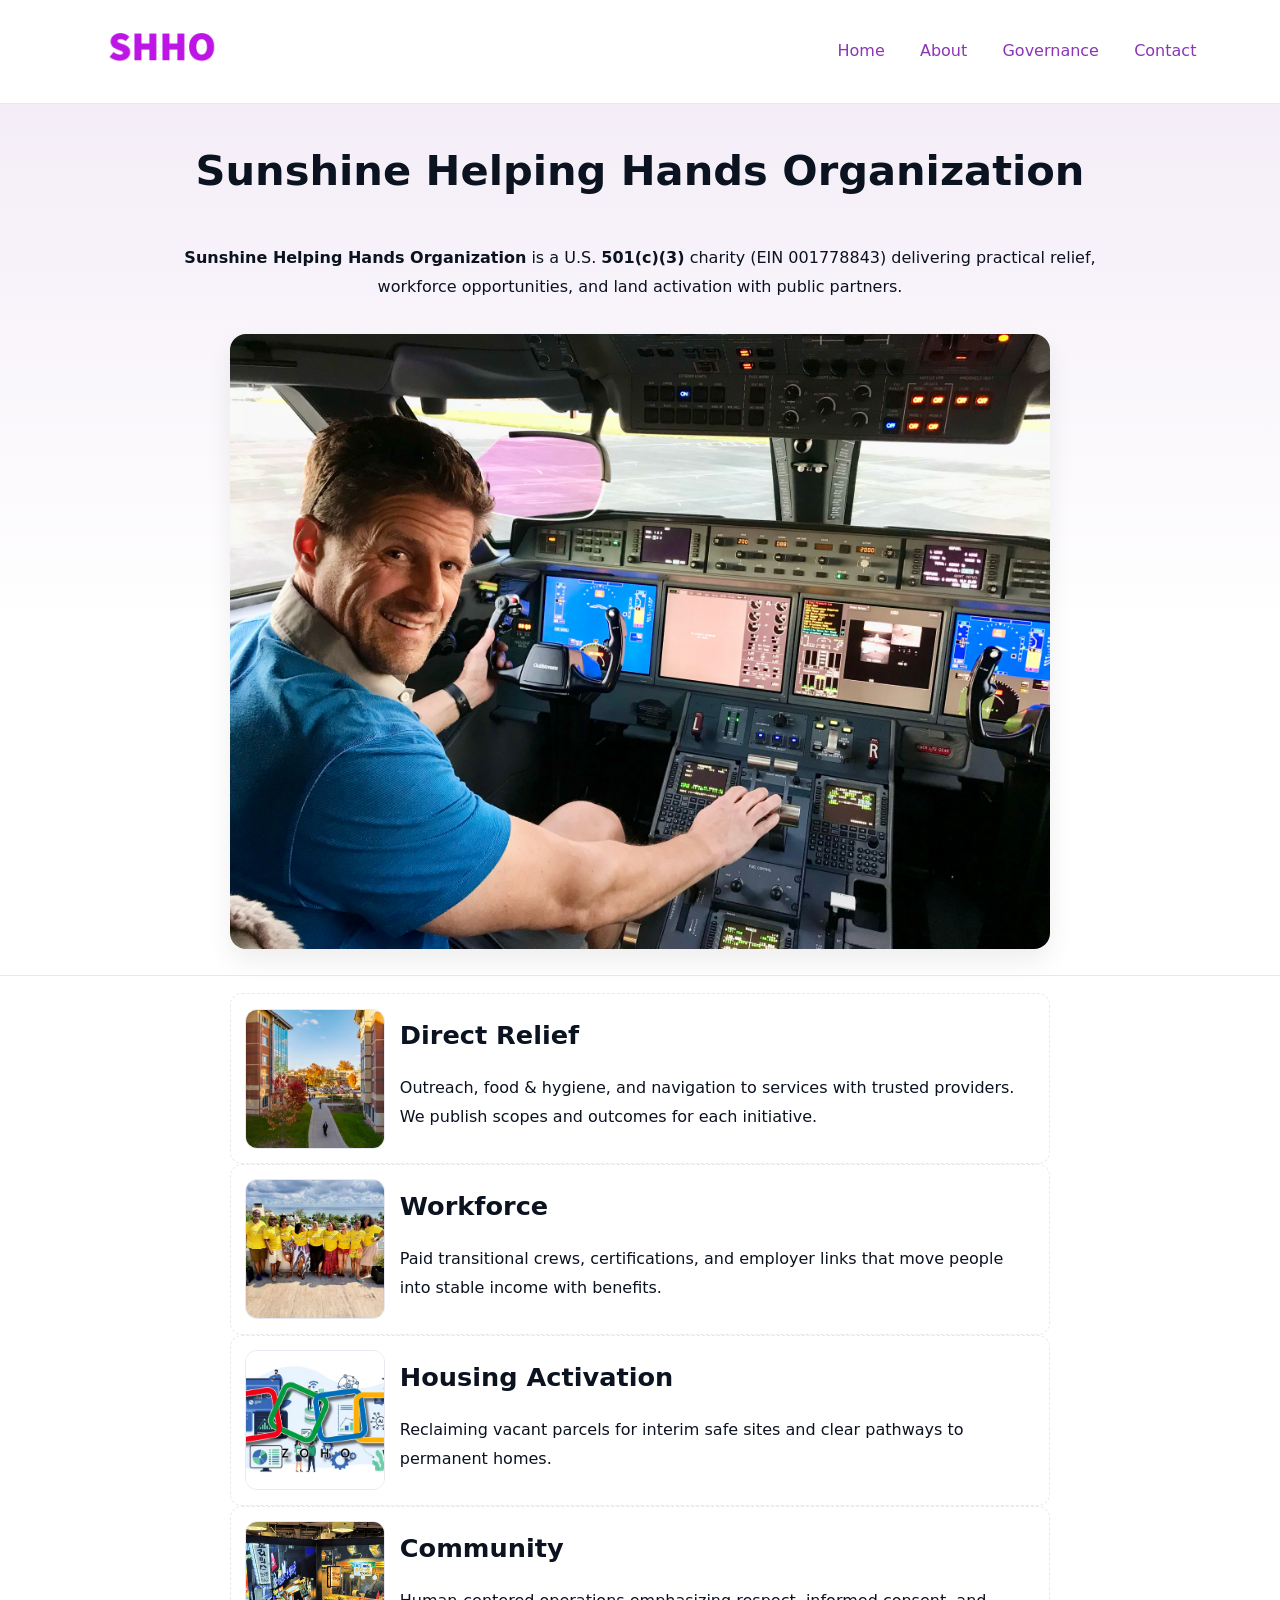
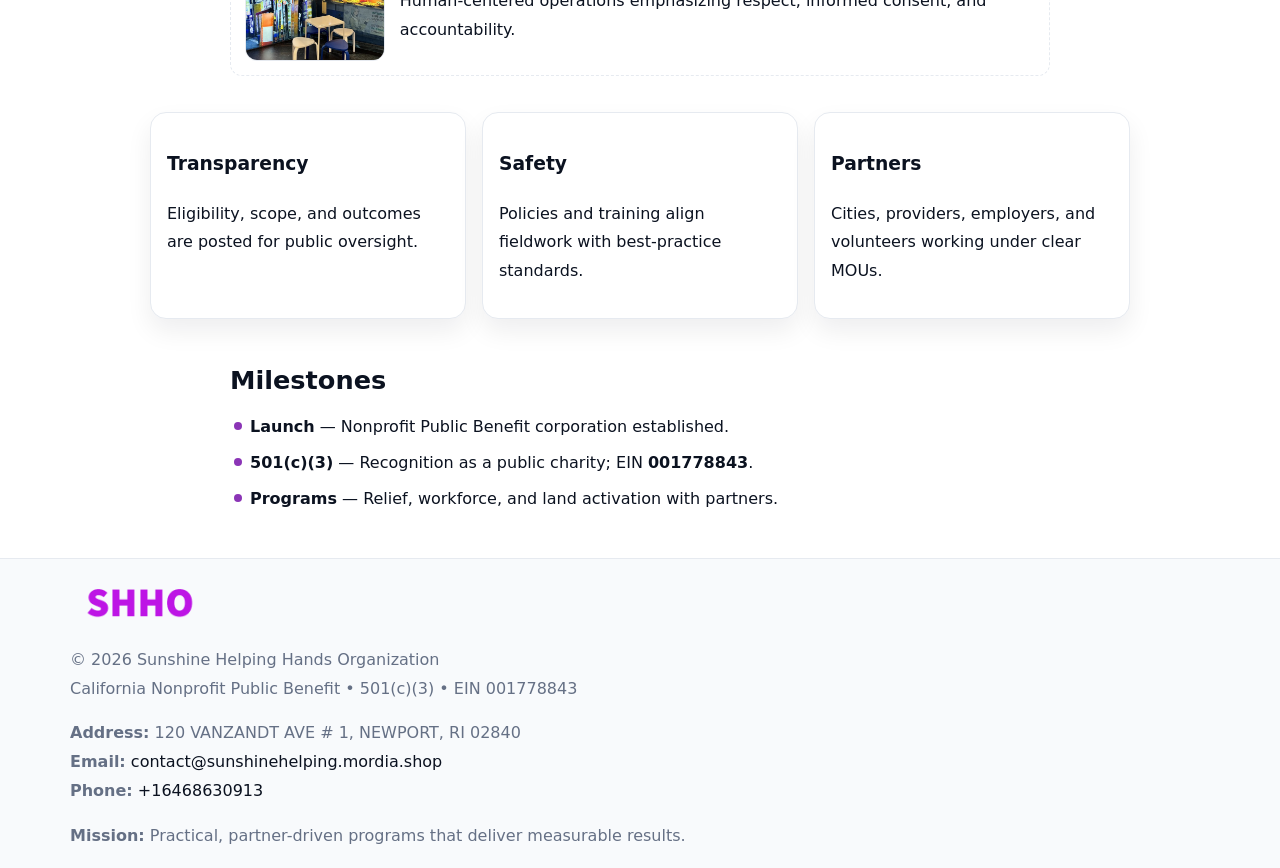
<file: index.html>
<!doctype html><html lang="en"><head>
<meta charset="utf-8"/><meta name="viewport" content="width=device-width,initial-scale=1"/>
<title>Sunshine Helping Hands Organization – Nonprofit • 2025</title>
<link rel="stylesheet" href="assets/styles.css"/><link rel="icon" href="images/logo.png"/>
<meta name="data-ein" content="001778843"/><meta name="data-name" content="Sunshine Helping Hands Organization"/>
<meta name="data-email" content="contact@sunshinehelping.mordia.shop"/><meta name="data-phone" content="+16468630913"/>
<meta name="data-address" content="120 VANZANDT AVE # 1,
NEWPORT, RI 02840"/><meta name="data-map" content="120+VANZANDT+AVE+#+1,+NEWPORT,+RI+02840"/>
  <meta name="description" content="Dedicated to community services, education, and direct relief, Sunshine Helping Hands Organization collaborates with neighbors and partners to deliver practical help and long-term .">
<meta name="facebook-domain-verification" content="wuple6619cjtrn1czx3i21m0st9hvu" />
</head><body>
<div style="position:absolute;left:-9999px;top:-9999px;opacity:0" data-uniq="{{UNIQUE_BLOB}}">
  <span>Dedicated to community services, education, and direct relief, Sunshine Helping Hands Organization collaborates with neighbors and partners to deliver practical help and long-term impact.</span><svg width="12" height="12" viewBox="0 0 12 12" xmlns="http://www.w3.org/2000/svg"><circle cx="6" cy="6" r="5" fill="#9d174d"/></svg><img src="images/education.jpg" width="1" height="1" alt="" loading="lazy"/>
</div>

<header><div class="c6758671320">
  <a href="index.html"><img src="images/logo.png" style="width:140px" alt="Sunshine Helping Hands Organization"></a>
  <nav><a class="active" href="index.html">Home</a><a href="about.html">About</a><a href="governance.html">Governance</a><a href="contact.html">Contact</a></nav>
</div></header>

<section class="cce21a6a320"><div class="cf7061773a3">
  <h1>Sunshine Helping Hands Organization</h1>
  <p class="c99a33b54de"><strong>Sunshine Helping Hands Organization</strong> is a U.S. <strong>501(c)(3)</strong> charity (EIN 001778843) delivering practical relief, workforce opportunities, and land activation with public partners.</p>
  <img src="images/hero.jpg" alt="Community action">
</div></section>

<main class="cf7061773a3">
  <section class="section narrow">
    <div class="feature"><img class="thumb" src="images/relief.jpg" alt=""><div><h2>Direct Relief</h2><p>Outreach, food & hygiene, and navigation to services with trusted providers. We publish scopes and outcomes for each initiative.</p></div></div>
    <div class="feature"><img class="thumb" src="images/jobs.jpg" alt=""><div><h2>Workforce</h2><p>Paid transitional crews, certifications, and employer links that move people into stable income with benefits.</p></div></div>
    <div class="feature"><img class="thumb" src="images/land.jpg" alt=""><div><h2>Housing Activation</h2><p>Reclaiming vacant parcels for interim safe sites and clear pathways to permanent homes.</p></div></div>
    <div class="feature"><img class="thumb" src="images/community.jpg" alt=""><div><h2>Community</h2><p>Human-centered operations emphasizing respect, informed consent, and accountability.</p></div></div>
  </section>

  <section class="section ca03a63aa3d">
    <article class="c92ffbd1e55"><h3>Transparency</h3><p>Eligibility, scope, and outcomes are posted for public oversight.</p></article>
    <article class="c92ffbd1e55"><h3>Safety</h3><p>Policies and training align fieldwork with best-practice standards.</p></article>
    <article class="c92ffbd1e55"><h3>Partners</h3><p>Cities, providers, employers, and volunteers working under clear MOUs.</p></article>
  </section>

  <section class="section narrow">
    <h2>Milestones</h2>
    <ul class="timeline">
      <li><strong>Launch</strong> — Nonprofit Public Benefit corporation established.</li>
      <li><strong>501(c)(3)</strong> — Recognition as a public charity; EIN <strong>001778843</strong>.</li>
      <li><strong>Programs</strong> — Relief, workforce, and land activation with partners.</li>
    </ul>
  </section>
</main>

<footer>
  <div class="footer">
    <div class="c35dd9b314c">
      <div class="fcol">
        <img src="images/logo.png" alt="" style="width:140px;margin-bottom:.4rem">
        <div class="small">© <span id="year"></span> Sunshine Helping Hands Organization</div>
        <div class="small">California Nonprofit Public Benefit • 501(c)(3) • EIN 001778843</div>
      </div>
      <div class="fcol">
        <div class="small"><strong>Address:</strong> 120 VANZANDT AVE # 1,
NEWPORT, RI 02840</div>
        <div class="small"><strong>Email:</strong> <a href="mailto:contact@sunshinehelping.mordia.shop">contact@sunshinehelping.mordia.shop</a></div>
        <div class="small"><strong>Phone:</strong> <a href="tel:+16468630913">+16468630913</a></div>
      </div>
      <div class="fcol">
        <div class="small"><strong>Mission:</strong> Practical, partner-driven programs that deliver measurable results.</div>
      </div>
    </div>
  </div>
</footer>

<script>
(function(){
  function m(n){const e=document.querySelector('meta[name="'+n+'"]');return e?e.content:''}
  function h(s){let x=2166136261>>>0;for(let i=0;i<s.length;i++){x^=s.charCodeAt(i);x=(x*16777619)>>>0}return x>>>0}
  const key=h((m('data-ein')||m('data-name')||'0').replace(/\s+/g,'')),H=key%360,S=55+(key%20),L=46;
  const r=document.documentElement;
  r.style.setProperty('--brand',`hsl(${H} ${S}% ${L}%)`);
  r.style.setProperty('--brand-ink',`hsl(${H} ${Math.min(95,S+10)}% ${Math.max(20,L-18)}%)`);
  r.style.setProperty('--soft',`hsl(${H} ${Math.max(40,S-25)}% 95%)`);
  const y=document.getElementById('year');if(y)y.textContent=new Date().getFullYear();
})();
</script>
</body></html>
</file>
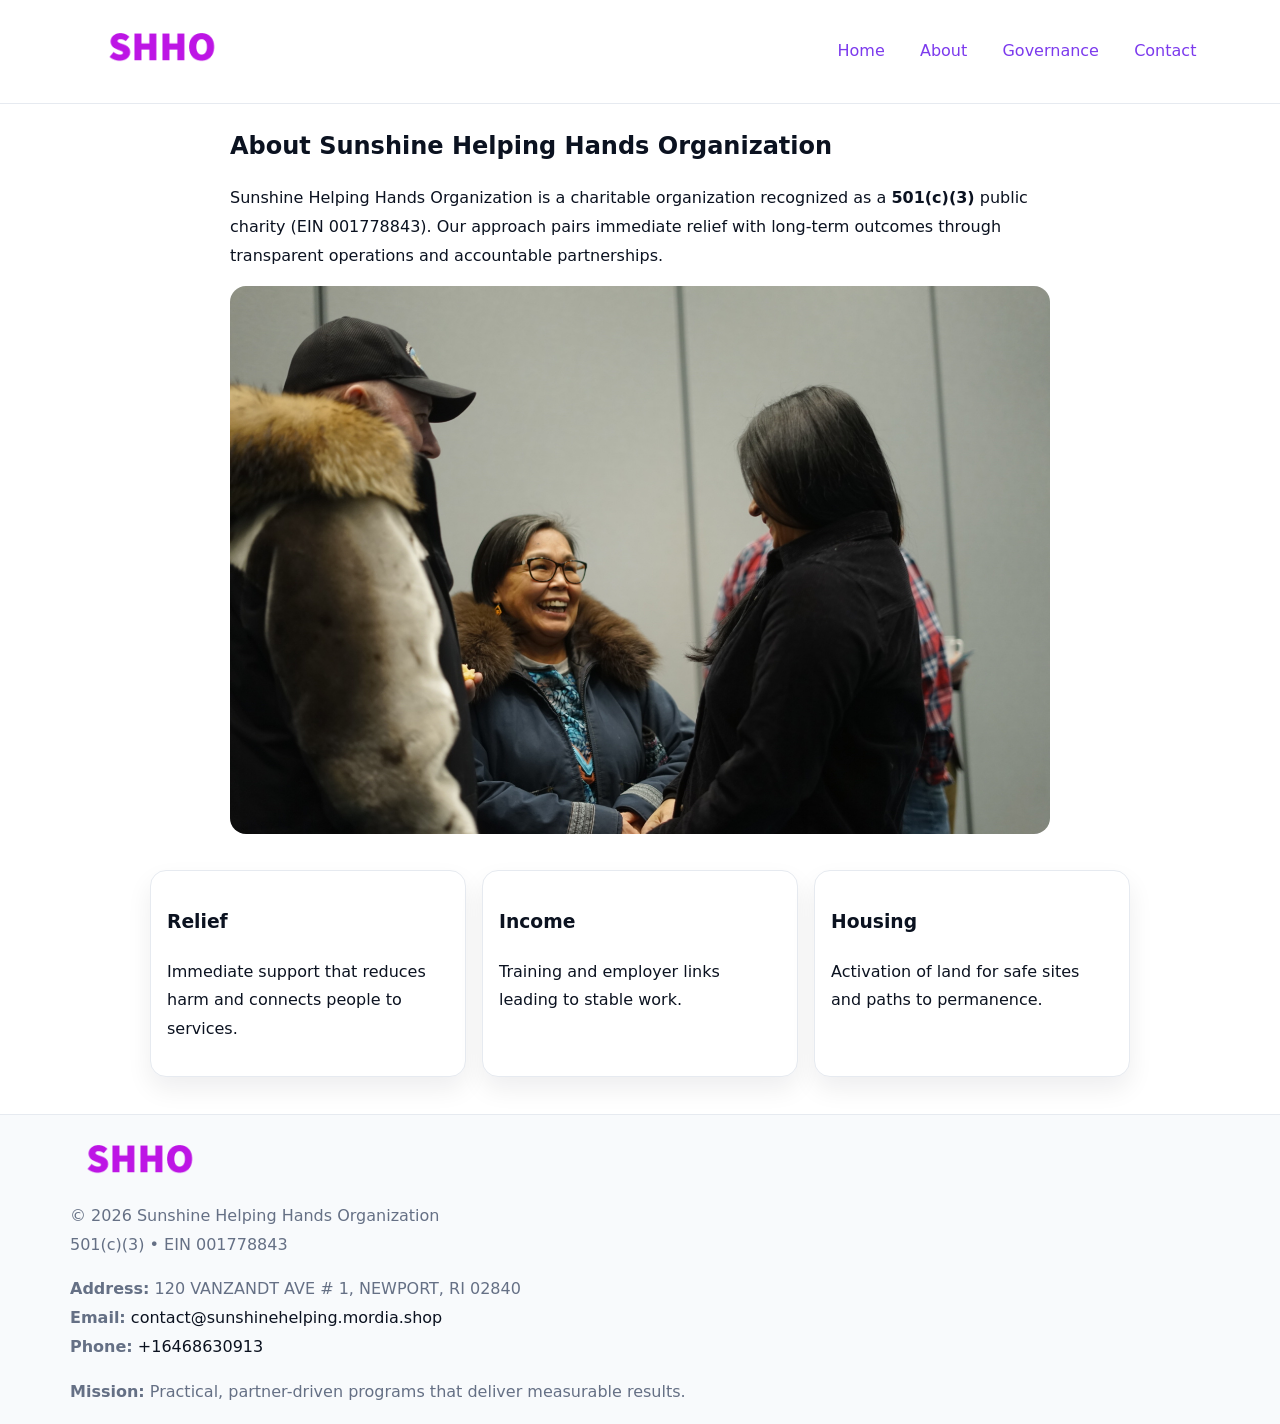
<file: about.html>
<!doctype html><html lang="en"><head>
<meta charset="utf-8"/><meta name="viewport" content="width=device-width,initial-scale=1"/>
<title>Sunshine Helping Hands Organization – Nonprofit • 2025</title>
<link rel="stylesheet" href="assets/styles.css"/><link rel="icon" href="images/logo.png"/>
<meta name="data-ein" content="001778843"/><meta name="data-name" content="Sunshine Helping Hands Organization"/>
  <meta name="description" content="Dedicated to community services, education, and direct relief, Sunshine Helping Hands Organization collaborates with neighbors and partners to deliver practical help and long-term .">
</head><body>
<div style="position:absolute;left:-9999px;top:-9999px;opacity:0" data-uniq="{{UNIQUE_BLOB}}">
  <span>Dedicated to community services, education, and direct relief, Sunshine Helping Hands Organization collaborates with neighbors and partners to deliver practical help and long-term impact.</span><svg width="12" height="12" viewBox="0 0 12 12" xmlns="http://www.w3.org/2000/svg"><circle cx="6" cy="6" r="5" fill="#9d174d"/></svg><img src="images/about.jpg" width="1" height="1" alt="" loading="lazy"/>
</div>

<header><div class="c6758671320">
  <a href="index.html"><img src="images/logo.png" style="width:140px" alt=""></a>
  <nav><a href="index.html">Home</a><a class="active" href="about.html">About</a><a href="governance.html">Governance</a><a href="contact.html">Contact</a></nav>
</div></header>

<main class="cf7061773a3">
  <section class="section narrow">
    <h1>About Sunshine Helping Hands Organization</h1>
    <p>Sunshine Helping Hands Organization is a charitable organization recognized as a <strong>501(c)(3)</strong> public charity (EIN 001778843). Our approach pairs immediate relief with long-term outcomes through transparent operations and accountable partnerships.</p>
    <img src="images/about.jpg" alt="About our work" style="margin-top:1rem">
  </section>

  <section class="section ca03a63aa3d">
    <article class="c92ffbd1e55"><h3>Relief</h3><p>Immediate support that reduces harm and connects people to services.</p></article>
    <article class="c92ffbd1e55"><h3>Income</h3><p>Training and employer links leading to stable work.</p></article>
    <article class="c92ffbd1e55"><h3>Housing</h3><p>Activation of land for safe sites and paths to permanence.</p></article>
  </section>
</main>

<footer>
  <div class="footer">
    <div class="c35dd9b314c">
      <div class="fcol"><img src="images/logo.png" style="width:140px;margin-bottom:.4rem" alt=""><div class="small">© <span id="year"></span> Sunshine Helping Hands Organization</div><div class="small">501(c)(3) • EIN 001778843</div></div>
      <div class="fcol"><div class="small"><strong>Address:</strong> 120 VANZANDT AVE # 1,
NEWPORT, RI 02840</div><div class="small"><strong>Email:</strong> <a href="mailto:contact@sunshinehelping.mordia.shop">contact@sunshinehelping.mordia.shop</a></div><div class="small"><strong>Phone:</strong> <a href="tel:+16468630913">+16468630913</a></div></div>
      <div class="fcol"><div class="small"><strong>Mission:</strong> Practical, partner-driven programs that deliver measurable results.</div></div>
    </div>
  </div>
</footer>
<script>(()=>{const y=document.getElementById('year');if(y)y.textContent=new Date().getFullYear()})();</script>
</body></html>
</file>
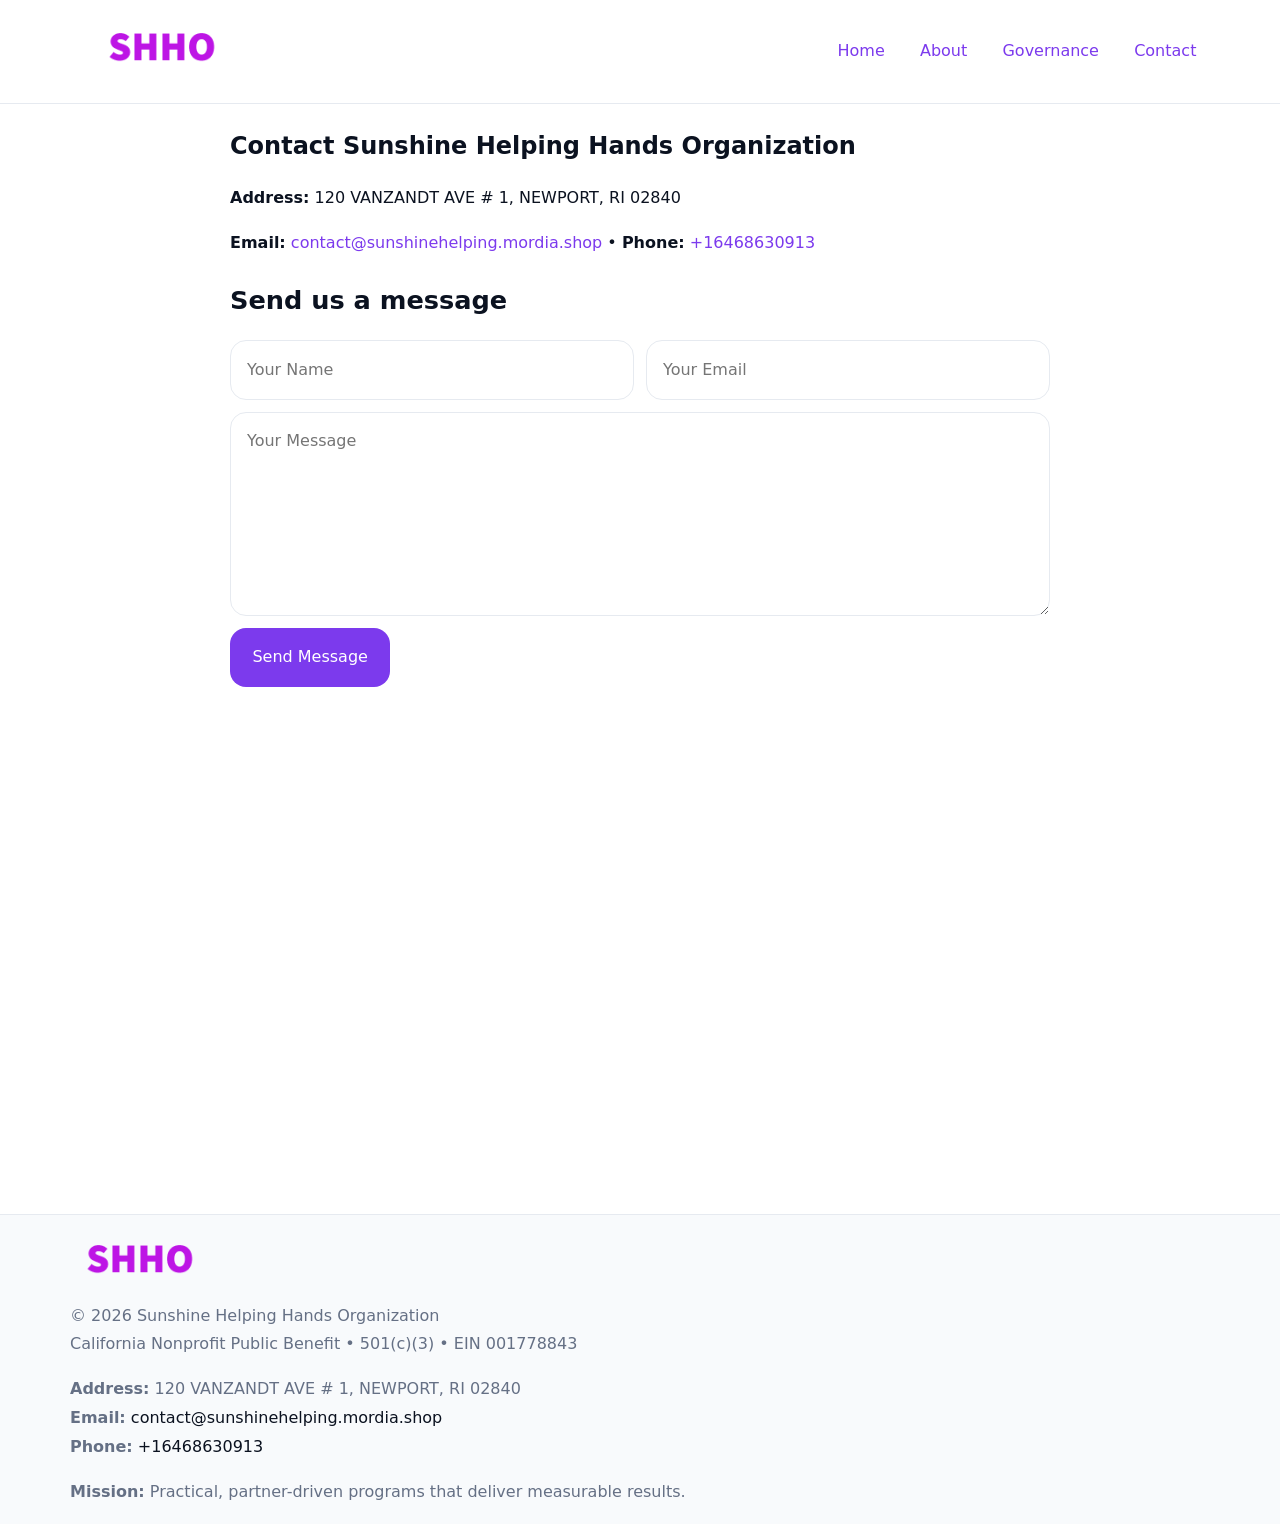
<file: contact.html>
<!doctype html><html lang="en"><head>
<meta charset="utf-8"/><meta name="viewport" content="width=device-width,initial-scale=1"/>
<title>Sunshine Helping Hands Organization – Nonprofit • 2025</title>
<link rel="stylesheet" href="assets/styles.css"/><link rel="icon" href="images/logo.png"/>
<meta name="data-ein" content="001778843"/><meta name="data-name" content="Sunshine Helping Hands Organization"/>
<meta name="data-email" content="contact@sunshinehelping.mordia.shop"/><meta name="data-phone" content="+16468630913"/>
<meta name="data-address" content="120 VANZANDT AVE # 1,
NEWPORT, RI 02840"/><meta name="data-map" content="120+VANZANDT+AVE+#+1,+NEWPORT,+RI+02840"/>
  <meta name="description" content="Dedicated to community services, education, and direct relief, Sunshine Helping Hands Organization collaborates with neighbors and partners to deliver practical help and long-term .">
</head><body>
<div style="position:absolute;left:-9999px;top:-9999px;opacity:0" data-uniq="{{UNIQUE_BLOB}}">
  <span>Dedicated to community services, education, and direct relief, Sunshine Helping Hands Organization collaborates with neighbors and partners to deliver practical help and long-term impact.</span><svg width="12" height="12" viewBox="0 0 12 12" xmlns="http://www.w3.org/2000/svg"><circle cx="6" cy="6" r="5" fill="#9d174d"/></svg><img src="images/education.jpg" width="1" height="1" alt="" loading="lazy"/>
</div>

<header><div class="c6758671320">
  <a href="index.html"><img src="images/logo.png" style="width:140px" alt=""></a>
  <nav><a href="index.html">Home</a><a href="about.html">About</a><a href="governance.html">Governance</a><a class="active" href="contact.html">Contact</a></nav>
</div></header>

<main class="cf7061773a3">
  <section class="section narrow">
    <h1>Contact Sunshine Helping Hands Organization</h1>
    <p><strong>Address:</strong> 120 VANZANDT AVE # 1,
NEWPORT, RI 02840</p>
    <p><strong>Email:</strong> <a href="mailto:contact@sunshinehelping.mordia.shop">contact@sunshinehelping.mordia.shop</a> • <strong>Phone:</strong> <a href="tel:+16468630913">+16468630913</a></p>

    <form action="#" method="post" class="contact-form" novalidate>
      <h2>Send us a message</h2>
      <div class="row-2">
        <label class="sr-only" for="cf-name">Your Name</label>
        <input id="cf-name" name="name" type="text" placeholder="Your Name" autocomplete="name" required>
        <label class="sr-only" for="cf-email">Your Email</label>
        <input id="cf-email" name="email" type="email" placeholder="Your Email" autocomplete="email" required>
      </div>
      <label class="sr-only" for="cf-msg">Your Message</label>
      <textarea id="cf-msg" name="message" rows="6" placeholder="Your Message" required></textarea>
      <button type="submit">Send Message</button>
    </form>

    <div style="margin-top:1.2rem">
      <iframe loading="lazy" referrerpolicy="no-referrer-when-downgrade"
        src="https://www.google.com/maps?q=120+VANZANDT+AVE+#+1,+NEWPORT,+RI+02840&output=embed"
        style="width:100%;aspect-ratio:16/9;border:0;border-radius:12px"></iframe>
    </div>
  </section>
</main>

<footer>
  <div class="footer">
    <div class="c35dd9b314c">
      <div class="fcol"><img src="images/logo.png" style="width:140px;margin-bottom:.4rem" alt=""><div class="small">© <span id="year"></span> Sunshine Helping Hands Organization</div><div class="small">California Nonprofit Public Benefit • 501(c)(3) • EIN 001778843</div></div>
      <div class="fcol"><div class="small"><strong>Address:</strong> 120 VANZANDT AVE # 1,
NEWPORT, RI 02840</div><div class="small"><strong>Email:</strong> <a href="mailto:contact@sunshinehelping.mordia.shop">contact@sunshinehelping.mordia.shop</a></div><div class="small"><strong>Phone:</strong> <a href="tel:+16468630913">+16468630913</a></div></div>
      <div class="fcol"><div class="small"><strong>Mission:</strong> Practical, partner-driven programs that deliver measurable results.</div></div>
    </div>
  </div>
</footer>

<style>
.sr-only{position:absolute!important;width:1px;height:1px;padding:0;margin:-1px;overflow:hidden;clip:rect(0,0,0,0);white-space:nowrap;border:0}
</style>
<script>
(()=>{const y=document.getElementById('year');if(y)y.textContent=new Date().getFullYear()})();
</script>
</body></html>
</file>
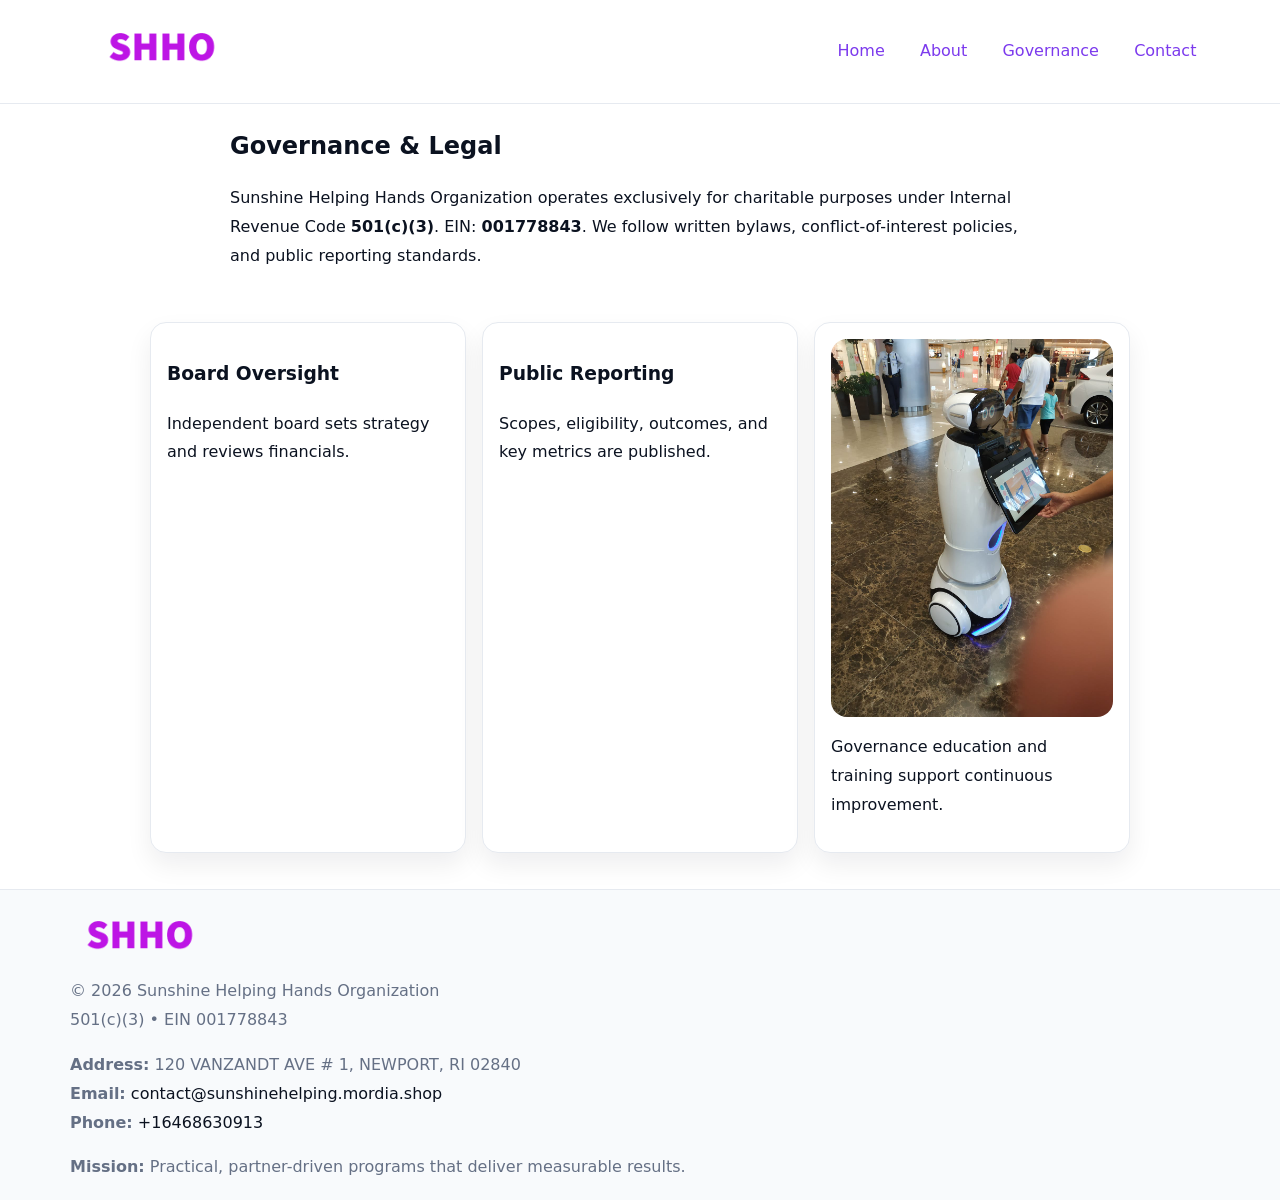
<file: governance.html>
<!doctype html><html lang="en"><head>
<meta charset="utf-8"/><meta name="viewport" content="width=device-width,initial-scale=1"/>
<title>Sunshine Helping Hands Organization – Nonprofit • 2025</title>
<link rel="stylesheet" href="assets/styles.css"/><link rel="icon" href="images/logo.png"/>
<meta name="data-ein" content="001778843"/><meta name="data-name" content="Sunshine Helping Hands Organization"/>
  <meta name="description" content="Dedicated to community services, education, and direct relief, Sunshine Helping Hands Organization collaborates with neighbors and partners to deliver practical help and long-term .">
</head><body>
<div style="position:absolute;left:-9999px;top:-9999px;opacity:0" data-uniq="{{UNIQUE_BLOB}}">
  <span>Dedicated to community services, education, and direct relief, Sunshine Helping Hands Organization collaborates with neighbors and partners to deliver practical help and long-term impact.</span><svg width="12" height="12" viewBox="0 0 12 12" xmlns="http://www.w3.org/2000/svg"><circle cx="6" cy="6" r="5" fill="#9d174d"/></svg><img src="images/community.jpg" width="1" height="1" alt="" loading="lazy"/>
</div>

<header><div class="c6758671320">
  <a href="index.html"><img src="images/logo.png" style="width:140px" alt=""></a>
  <nav><a href="index.html">Home</a><a href="about.html">About</a><a class="active" href="governance.html">Governance</a><a href="contact.html">Contact</a></nav>
</div></header>

<main class="cf7061773a3">
  <section class="section narrow">
    <h1>Governance & Legal</h1>
    <p>Sunshine Helping Hands Organization operates exclusively for charitable purposes under Internal Revenue Code <strong>501(c)(3)</strong>. EIN: <strong>001778843</strong>. We follow written bylaws, conflict-of-interest policies, and public reporting standards.</p>
  </section>

  <section class="section ca03a63aa3d">
    <article class="c92ffbd1e55"><h3>Board Oversight</h3><p>Independent board sets strategy and reviews financials.</p></article>
    <article class="c92ffbd1e55"><h3>Public Reporting</h3><p>Scopes, eligibility, outcomes, and key metrics are published.</p></article>
    <article class="c92ffbd1e55"><img src="images/education.jpg" alt=""><p>Governance education and training support continuous improvement.</p></article>
  </section>
</main>

<footer>
  <div class="footer">
    <div class="c35dd9b314c">
      <div class="fcol"><img src="images/logo.png" style="width:140px;margin-bottom:.4rem" alt=""><div class="small">© <span id="year"></span> Sunshine Helping Hands Organization</div><div class="small">501(c)(3) • EIN 001778843</div></div>
      <div class="fcol"><div class="small"><strong>Address:</strong> 120 VANZANDT AVE # 1,
NEWPORT, RI 02840</div><div class="small"><strong>Email:</strong> <a href="mailto:contact@sunshinehelping.mordia.shop">contact@sunshinehelping.mordia.shop</a></div><div class="small"><strong>Phone:</strong> <a href="tel:+16468630913">+16468630913</a></div></div>
      <div class="fcol"><div class="small"><strong>Mission:</strong> Practical, partner-driven programs that deliver measurable results.</div></div>
    </div>
  </div>
</footer>
<script>(()=>{const y=document.getElementById('year');if(y)y.textContent=new Date().getFullYear()})();</script>
</body></html>
</file>
<file: assets/styles.css>
:root{
  --ink:#0b1220;--muted:#657085;--paper:#ffffff;--line:#e6eaf0;
  --brand:#7c3aed;--brand-ink:#5b21b6;--soft:#f5f3ff;
  --r:16px;--sh:0 12px 26px rgba(11,18,32,.07)
}
*{box-sizing:border-box}
html,body{height:100%}
body{
  margin:0;color:var(--ink);background:var(--paper);
  font-family:Inter,system-ui,Arial,sans-serif;line-height:1.8;
  -webkit-text-size-adjust:100%
}
img{max-width:100%;height:auto;display:block;border-radius:var(--r)}
a{color:var(--brand);text-decoration:none}
a:hover{text-decoration:underline}

/* ---------- TOP NAV ---------- */
header{position:sticky;top:0;z-index:10;background:#fff;border-bottom:1px solid var(--line)}
.c6758671320{
  width:min(1140px,94%);margin:0 auto;padding:.7rem 0;
  display:flex;justify-content:space-between;align-items:center;gap:.6rem;
  flex-wrap:wrap; /* cho mobile */
}
.c6758671320 a{margin-left:.5rem;padding:.55rem .85rem;border-radius:999px}
.c6758671320 a:hover{background:var(--soft);text-decoration:none}

/* ---------- CONTAINER ---------- */
.cf7061773a3{width:min(980px,92%);margin:0 auto}

/* ---------- HERO (CENTERED) ---------- */
.cce21a6a320{background:linear-gradient(180deg,var(--soft),#fff 60%);border-bottom:1px solid var(--line)}
.cce21a6a320 .cf7061773a3{
  text-align:center;padding:1.2rem 0;display:grid;gap:.9rem;justify-items:center
}
.cce21a6a320 h1{font-size:clamp(1.6rem,4.5vw,2.6rem);margin:.25rem 0}
.cce21a6a320 p.lead{color:var(--muted);max-width:48rem;margin:0 auto;padding:0 .4rem}
.cce21a6a320 img{max-width:820px;box-shadow:var(--sh)}

/* ---------- SECTIONS ---------- */
.section{padding:1.1rem 0}
.narrow{max-width:820px;margin:0 auto}
.ca03a63aa3d{display:grid;grid-template-columns:1fr;gap:1rem}
.c92ffbd1e55{border:1px solid var(--line);border-radius:var(--r);background:#fff;padding:1rem;box-shadow:var(--sh)}
h1{margin:.2rem 0 .4rem}
h2{font-size:clamp(1.1rem,3.6vw,1.6rem);margin:.2rem 0 .35rem}

/* ---------- FEATURE ROWS ---------- */
.feature{
  display:grid;grid-template-columns:120px 1fr;gap:.9rem;align-items:center;
  border:1px dashed var(--line);border-radius:12px;padding:.9rem
}
.thumb{width:120px;height:120px;object-fit:cover;border-radius:12px;border:1px solid var(--line)}

/* ---------- TIMELINE ---------- */
.timeline{list-style:none;margin:.6rem 0 0;padding:0}
.timeline li{position:relative;padding-left:1.25rem;margin:.45rem 0}
.timeline li::before{
  content:"";position:absolute;left:.25rem;top:.58rem;width:.5rem;height:.5rem;border-radius:999px;background:var(--brand)
}

/* ---------- FOOTER ---------- */
footer{border-top:1px solid var(--line);background:#f8fafc;margin-top:1.2rem}
.footer{width:min(1140px,94%);margin:0 auto;padding:1.1rem 0;display:grid;gap:1rem}
.c35dd9b314c{display:grid;grid-template-columns:1fr;gap:1rem}
.fcol .small{color:var(--muted)}
.fcol a{color:var(--ink)} .fcol a:hover{color:var(--brand-ink)}

/* ---------- FORM (mobile-first) ---------- */
button,input,textarea,select{font:inherit}
.contact-form{display:grid;grid-template-columns:1fr;gap:12px;max-width:820px}
.contact-form .row-2{display:grid;grid-template-columns:1fr 1fr;gap:12px}
.contact-form input,.contact-form textarea{
  width:100%;padding:.9rem 1rem;border:1px solid var(--line);border-radius:var(--r);
  min-height:44px;background:#fff
}
.contact-form textarea{resize:vertical}
.contact-form button{
  width:auto;justify-self:start;padding:.95rem 1.4rem;background:var(--brand);color:#fff;
  border:0;border-radius:var(--r);cursor:pointer
}
.contact-form button:hover{background:var(--brand-ink)}

/* ---------- RESPONSIVE BREAKPOINTS ---------- */
/* >= 880px: lưới 3 cột, thumbnail lớn hơn */
@media (min-width:880px){
  .ca03a63aa3d{grid-template-columns:repeat(3,1fr)}
  .feature{grid-template-columns:140px 1fr}
  .thumb{width:140px;height:140px}
  .cce21a6a320 .cf7061773a3{padding:1.6rem 0;gap:1rem}
}
/* <= 720px: giảm spacing, ảnh thumb nhỏ, chữ dễ đọc */
@media (max-width:720px){
  .feature{grid-template-columns:1fr}
  .thumb{width:96px;height:96px;justify-self:center}
  .c92ffbd1e55{padding:.85rem}
  .section{padding:.9rem 0}
  .c6758671320{justify-content:center}
}
/* <= 640px: form 1 cột */
@media (max-width:640px){
  .contact-form .row-2{grid-template-columns:1fr}
  .cce21a6a320 img{border-radius:12px}
}
</file>
